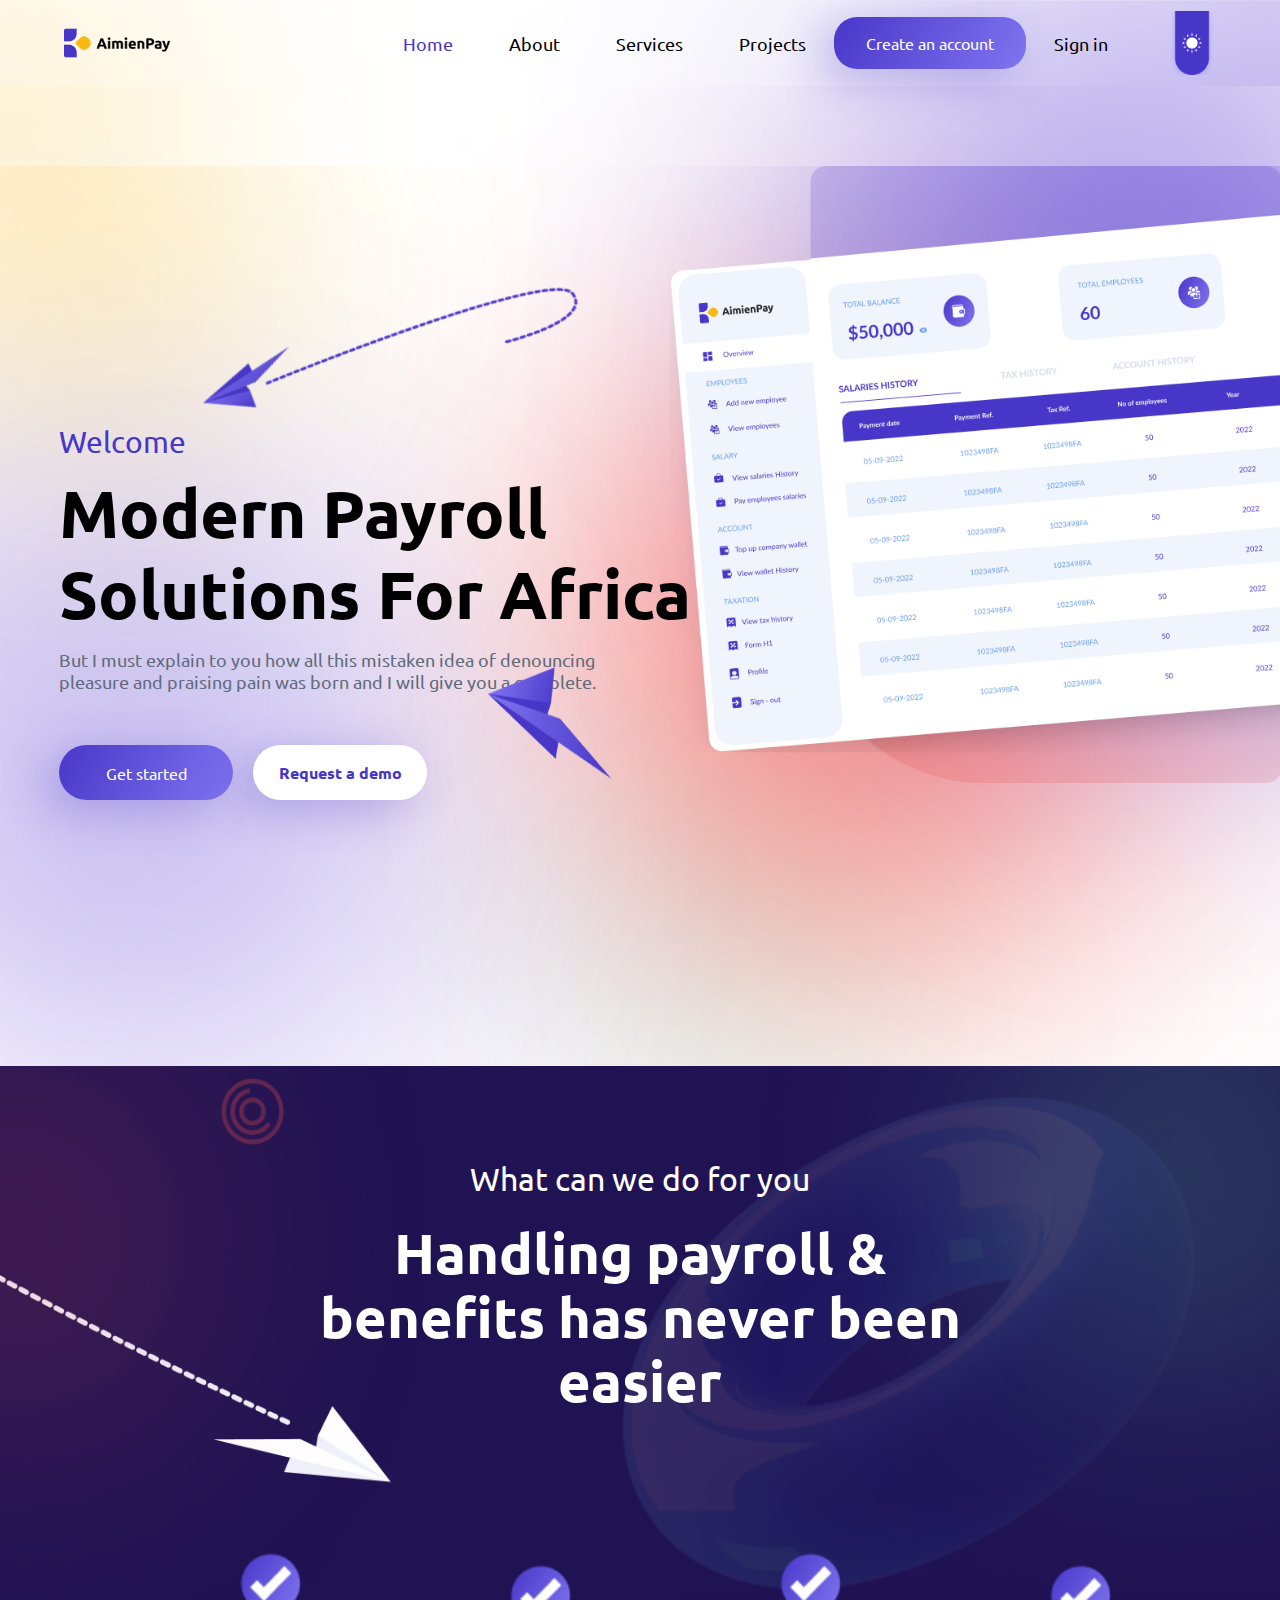
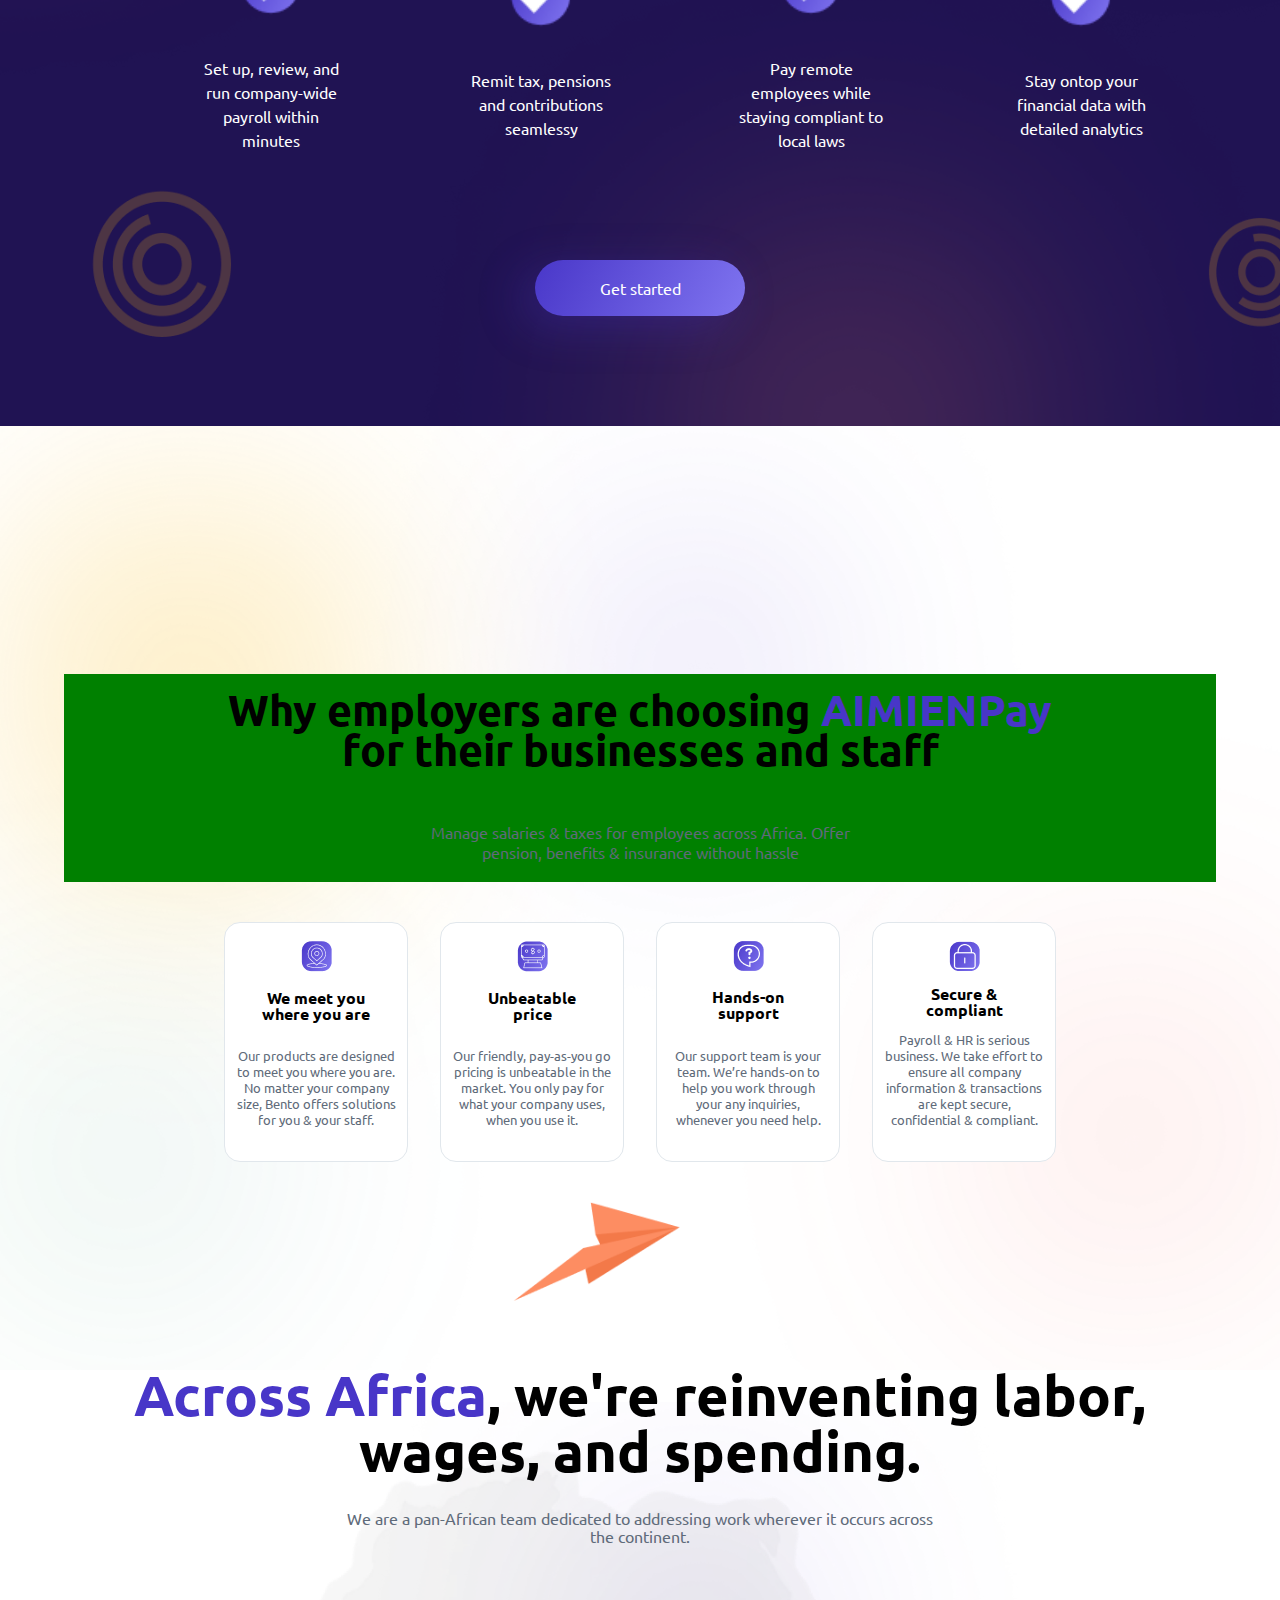
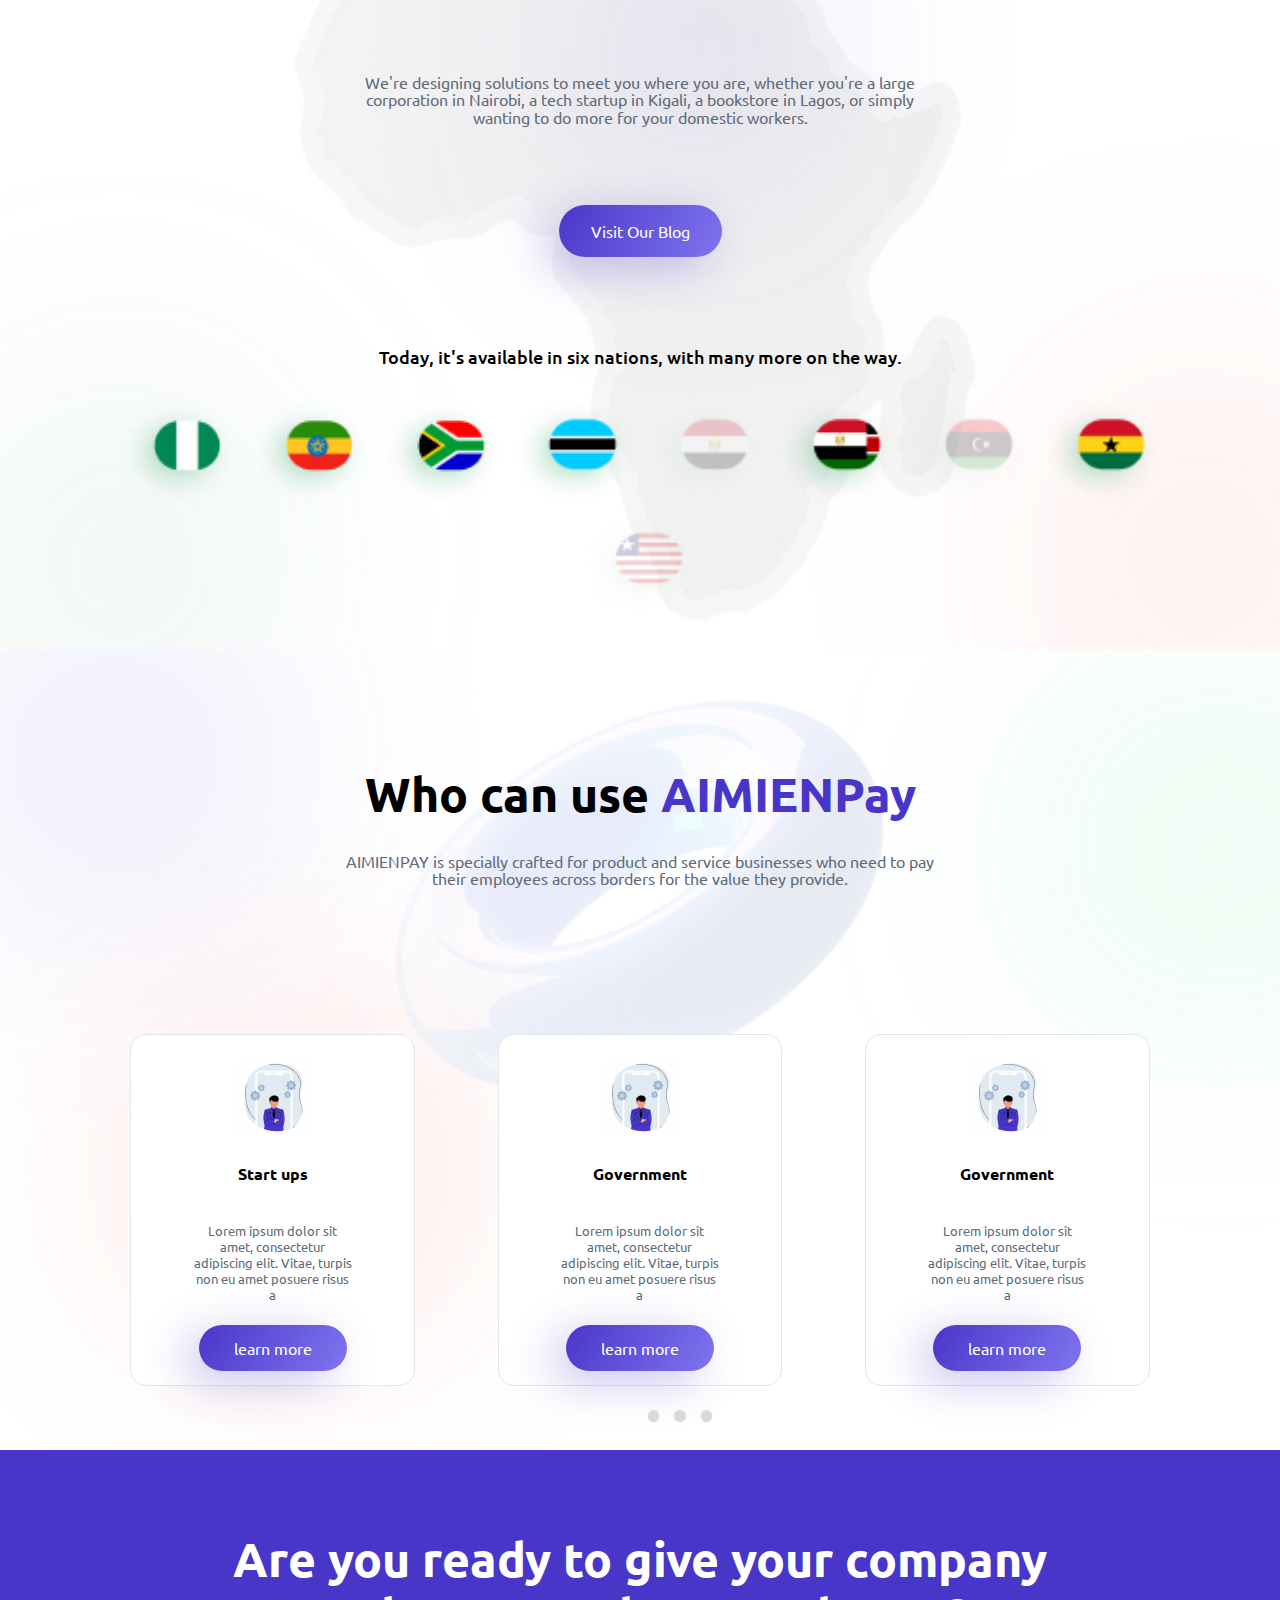
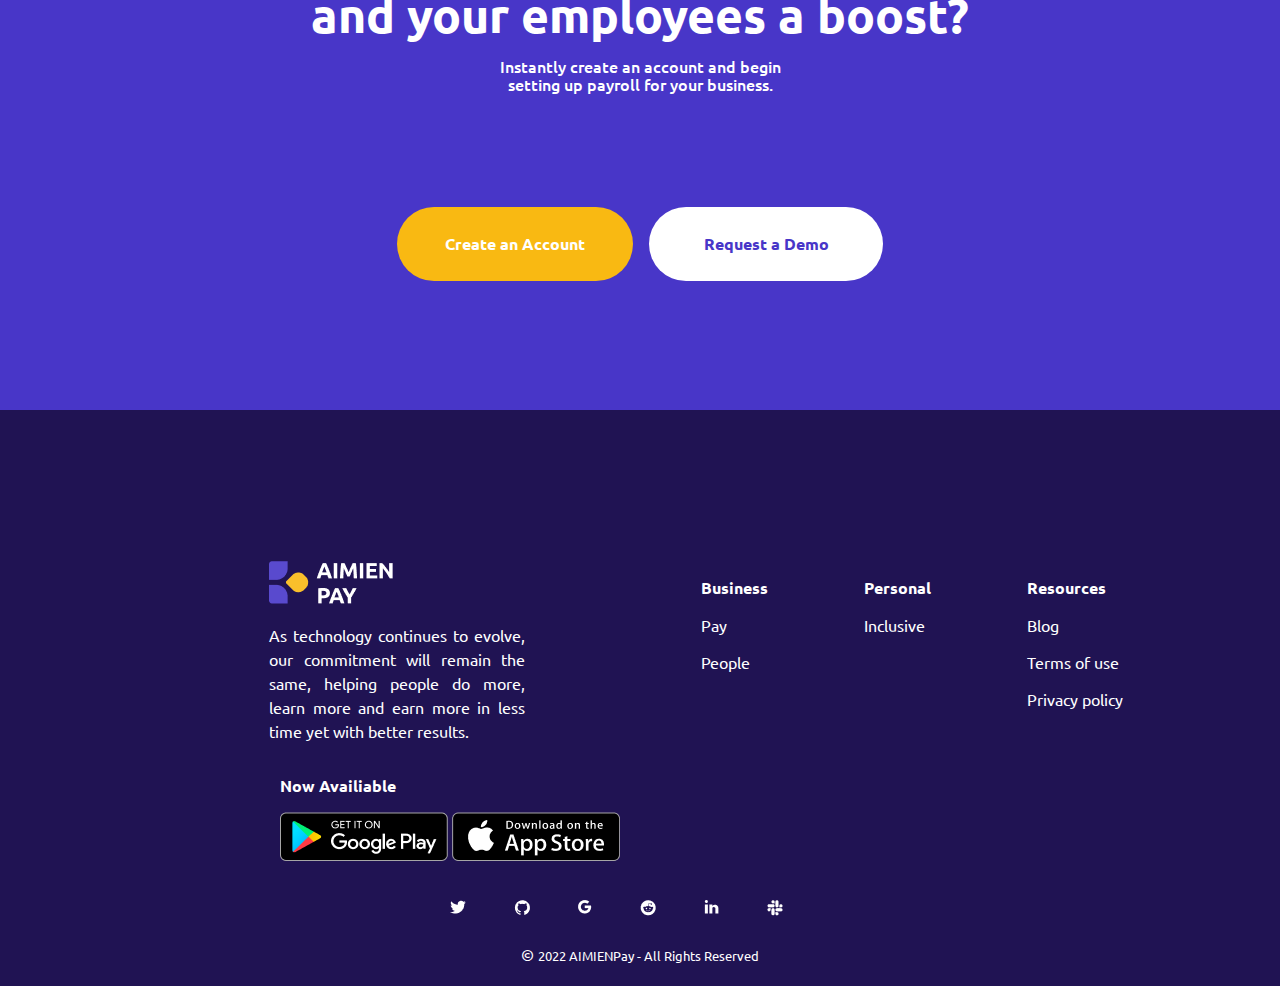
<file: index.html>
<!DOCTYPE html>
<html lang="en">

<head>
  <meta charset="UTF-8" />
  <meta http-equiv="X-UA-Compatible" content="IE=edge" />
  <meta name="viewport" content="width=device-width, initial-scale=1.0" />
  <link rel="shortcut icon" href="favicon.ico" type="image/x-icon" />
  <link rel="stylesheet" href="https://cdn.jsdelivr.net/npm/bootstrap-icons@1.8.1/font/bootstrap-icons.css" />
  <link rel="stylesheet" href="css/style.css" />
  <link rel="stylesheet" href="css/desktop-view.css">
  <link rel="stylesheet" href="css/dark.css">
  <title>AimienPay</title>
</head>

<body>
  <header>

    <div class="container">
      <nav class="mobile-nav"  id="staticnav">

        <div class="logo logo-light" id="logo-image">
          <img src="assets/img/logo.png" alt="AminienPay Logo" />
        </div>
        <div class="logo logo-dark" id="logo-image">
          <img src="assets/img/logo-dark.png" alt="AminienPay Logo" />
        </div>


        <!--  HAMBURGER MENU MOBILE -->

        <div class="hamburger__menu bg-danger">
          <span class="hamburger__lines"  id="menu"></span>
          <span class="bi bi-list"></span>
          <span class="hamburger__lines"></span>
        </div>
        <ul class="row">
          <div class="col-12">
            <span class="bi-x-container">
              <i class="bi bi-x text-white"></i>
              <!-- <span class="hamburger__lines"></span> -->
            </span>

            <div class="list__container">
              <li><a class="text-danger link-active" href="#">Home</a></li>
              <li><a href="#">About</a></li>
              <li><a href="#">Services</a></li>
              <li><a href="#">Projects</a></li>
              <li><a href="#">Sign in</a></li>
            </div>
          
            <a class="create--account" href="#">Create an account</a>
          </div>
        </ul>
        <!-- DARK MODE TOGGLE  -->
      </nav>

      <!--  HAMBURGER MENU MOBILE -->


      <nav class="desktop-nav" id="desktopstaticnav">

        <img src="assets/img/logo.png" class="logo" id="logo-image" alt="AminienPay Logo" />
        <img src="assets/img/logo-dark.png" class="logo logo-dark-desktop" id="logo-image" alt="AminienPay Logo" />



        <!-- <nav> -->
          <ul class="ul-line ul" id="desktopmenu">

            <li><a class="text-danger link-active" href="#">Home</a></li>
            <li><a href="#">About</a></li>
            <li><a href="#">Services</a></li>
            <li><a href="#">Projects</a></li>
            <a class="header--create--account div pointer" href="#">Create an account</a> 
            <li><a href="#">Sign in</a></li>
          </ul>
        <!-- </nav> -->


        
        <!-- <div class="comp" id="toggle-image"> -->


        <img src="assets/img/Component 2.png" class="comp-img comp-img-dark" alt="dark and light mode toggle button"
          title="Change Theme" />
        <img src="assets/img/Component 2.png" class="comp-img comp-img-light" alt="dark and light mode toggle button"
          title="Change Theme" />
        </nav>




      <!-- HERO SECTION TEXT -->
      <div class="hero-text--container">
        <div class="hero--inner--container">
          <div><img src="assets/img/longarrow.png" class="first-arrow" alt="arrow"></div>
          <div class="welcome">
            <div class="hero--welcome--text">
              <h6>Welcome</h6>
            </div>
            <div class="hero--main--text">
              <h2>Modern Payroll Solutions For Africa</h2>
            </div>
            <div class="hero--paragraph paragraph">
              <p>
                But I must explain to you how all this mistaken idea of
                denouncing pleasure and praising pain was born and I will give
                you a complete.
              </p>
            </div>
            <div class="hero--button--container">
              <a type="button" class="get--start--button mobile--button pointer button-hover" id="get-started">Get started
              </a>
              <a type="button" class="mobile--button pointer button-hover" id="demo">Request a demo</a>
            </div>
          </div>
        </div>
        <div class="hero-image-container">
          <img src="assets/img/lonecrane.png" class="lone-crane" alt="arrow">
          <div class="dashboard-img">
            <img src="assets/img/skye-landingpage.png" class="skye-img-mobile" alt="skye landing page image">
          </div>
          <div class="skye-img-container">
            <img src="assets/img/skye-landingpage.png" class="skye-img" alt="skye landing page image">

          </div>
        </div>
      </div>
  </header>



  <main>
    <!-- WHAT CAN WE DO FOR YOU SECTION -->
    <section class="what-can-we-do-for-you-container">
      <article>
      <div class="what-can-we-do-for-you-text">
        <div class="what-first-text">
          <p>What can we do for you</p>
        </div>
        <div class="what-second-text">
          <h3>Handling payroll & benefits has never been easier</h3>
        </div>
      </div>
      <div class="desktop-flex">
        <div class="what-flex">
          <div class="what-stack">
            <div class="check">
              <img src="assets/img/check-mark.png" class="check-image" alt="check image">
            </div>
            <div class="check-text">
              <p class="check-paragraph">Set up, review, and run company-wide payroll within minutes</p>
            </div>
          </div>
          <div class="what-stack">
            <div class="check">
              <img src="assets/img/check-mark.png" class="check-image" alt="check image">
            </div>
            <div class="check-text">
              <p class="check-paragraph">Remit tax, pensions and contributions seamlessy</p>
            </div>
          </div>
          <div class="what-stack">
            <div class="check">
              <img src="assets/img/check-mark.png" class="check-image" alt="check image">
            </div>
            <div class="check-text">
              <p class="check-paragraph">Pay remote employees while staying compliant to local laws</p>
            </div>
          </div>
          <div class="what-stack">
            <div class="check">
              <img src="assets/img/check-mark.png" class="check-image" alt="check image">
            </div>
            <div class="check-text">
              <p class="check-paragraph">Stay ontop your financial data with detailed analytics</p>
            </div>
          </div>
        </div>
        <!-- <div class="what-flex">
         jkq-hejg-tpd
        </div> -->
      </div>
      <div class="what--button--container">
        <a type="button" class="get--start--button what--mobile--button pointer button-hover" id="what-get-started">
          Get started
        </a>
      </div>
    </article>
    </section>

    <!-- WHY EMPLOYERS CHOOSE AMIENPAY -->
    <section class="why-container">
      <article>
      <div class="why-text">
        <h3 class="why-text why-text-h3">Why employers are choosing <span class="coloured-text">AIMIENPay</span> for their
          businesses and staff</h3>
        <p class="why-text why-text-p">Manage salaries & taxes for employees across Africa. Offer pension, benefits &
          insurance without hassle</p>
      </div>


      <div class="desktop-flex2">
        <div class="why-flex">
          <div class="box">
            <div class="icon"><img src="assets/img/location.png" alt=""></div>
            <div class="icon-text1">We meet you where you are</div>
            <div class="icon-text2">Our products are designed to meet you where you are. No matter your company size,
              Bento offers solutions for you & your staff.</div>
          </div>
          <div class="box">
            <div class="icon"><img src="assets/img/arcticons_priceperunit.png" alt=""></div>
            <div class="icon-text1">Unbeatable price</div>
            <div class="icon-text2">Our friendly, pay-as-you go pricing is unbeatable in the market. You only pay for
              what your company uses, when you use it.</div>
          </div>
          <!-- </div> -->
          <!-- <div class="why-flex "> -->
          <div class="box">
            <div class="icon"><img src="assets/img/question.png" alt=""></div>
            <div class="icon-text1">Hands-on support</div>
            <div class="icon-text2">Our support team is your team. We’re hands-on to help you work through your any
              inquiries, whenever you need help.</div>
          </div>
          <div class="box">
            <div class="icon"><img src="assets/img/padlock.png" alt=""></div>
            <div class="icon-text1 loner-text">Secure & compliant</div>
            <div class="icon-text2 loner-text">Payroll & HR is serious business. We take effort to ensure all company
              information & transactions are kept secure, confidential & compliant.</div>
          </div>
        </div>

      </div>
    </article>
    </section>

    <section class="across-africa">
      <article>
      <div class="who-can-text">
        <div class="across-afica-text1">
          <h3>
            <span class="coloured-text">Across Africa</span>, we're reinventing labor, wages, and spending.
          </h3>
        </div>
        <div class="who-can-text-p">
          <p >
            We are a pan-African team dedicated to addressing work wherever it occurs across the continent.
          </p>
        </div>
        <div class="who-can-text-p">
          <p>
            We're designing solutions to meet you where you are, whether you're a large corporation in Nairobi, a tech
            startup in Kigali, a bookstore in Lagos, or simply wanting to do more for your domestic workers.
          </p>
        </div>
      </div>
      <div class="across-afica-button">
        <a type="button" class="across-africa--mobile--button pointer button-hover" id="visit-our-blog">
          Visit Our Blog
        </a>
      </div>
      <div class="flag">
        <p class="flag-text">Today, it's available in six nations, with many more on the way.</p>
        <div class="flags">
          <img src="assets/img/Nigeria (NG).png" class="flag-img" alt="flag image">
          <img src="assets/img/Ethiopia (ET).png" class="flag-img" alt="flag image">
          <img src="assets/img/South Africa (ZA).png" class="flag-img" alt="flag image">
          <img src="assets/img/Botswana (BW).png" class="flag-img" alt="flag image">
          <img src="assets/img/Egypt (EG).png" class="flag-img" alt="flag image">
          <img src="assets/img/Kenya (KE).png" class="flag-img" alt="flag image">
          <img src="assets/img/Libya (LY).png" class="flag-img" alt="flag image">
          <img src="assets/img/Ghana (GH).png" class="flag-img" alt="flag image">
          <img src="assets/img/Liberia (LR).png" class="flag-img" alt="flag image">

        </div>
      </div>
    </article>
  </section>
    <section class="who-can-container">
      <article>
      <div class="who-can-text">
        <h3 class="who-can-text-h3">Who can use <span class="coloured-text">AIMIENPay</span></h3>
        <p class="who-can-text-p">AIMIENPAY is specially crafted for product and service businesses who need to pay
          their employees across borders for the value they provide.</p>
      </div>

      <div class="who-flex">
        <div class="boxx box">
          <div class="icon"><img src="assets/img/Rectangle.png" alt=""></div>
          <div class="icon-text1">Start ups</div>
          <div class="icon-text2">Lorem ipsum dolor sit amet, consectetur adipiscing elit. Vitae, turpis non eu amet
            posuere risus a</div>
            <div><a type="button" class="learn-more-button pointer button-hover" id="visit-our-blog">
              learn more
            </a></div>
        </div>
        <div class="boxx box">
          <div class="icon"><img src="assets/img/Rectangle.png" alt=""></div>
          <div class="icon-text1">Government</div>
          <div class="icon-text2">Lorem ipsum dolor sit amet, consectetur adipiscing elit. Vitae, turpis non eu amet
            posuere risus a</div>
            <div><a type="button" class="learn-more-button pointer button-hover" id="visit-our-blog">
              learn more
            </a></div>
        </div>
        <div class="boxx box">
          <div class="icon"><img src="assets/img/Rectangle.png" alt=""></div>
          <div class="icon-text1">Government</div>
          <div class="icon-text2">Lorem ipsum dolor sit amet, consectetur adipiscing elit. Vitae, turpis non eu amet
            posuere risus a</div>
            <div><a type="button" class="learn-more-button pointer button-hover" id="visit-our-blog">
              learn more
            </a></div>
        </div>
      </div>
      <div class="indi">
          <span class="indication"></span>
          <span class="indication"></span>
          <span class="indication"></span>
          </div>
      
    </article>
    </section>

    <section class="ready-container">
      <article>
      <div class="ready-text">
        <h3 class="ready-text1">Are you ready to give your company and your employees a boost?</h3>
      <p class="ready-text2">Instantly create an account and begin setting up payroll for your business.</p>

      </div>
      <div class="ready--button--container">
        <a type="button" class="create-account-button rbc pointer button-hover2">
          Create an Account
        </a>


        <a type="button" class="demo-button pointer button-hover2">
          Request a Demo
        </a>
      </div>
      </article>
    </section>

  </main>





  <footer>
    <article>

      <div class="footer">
        <div class="d-f">
          <div class="f-t">
            <div class="footer-logo">
              <img src="assets/img/Frame 43587.png" class="footer-logo" alt="logo">
          </div>
          <div class="footer-text">
            <p class="footer-text">As technology continues to evolve, our commitment will remain the same, helping
              people do more, learn more and earn more in less time yet with better results.</p>
            </div>
          </div>
          <div class="footer-flex">
          <div class="business">
            <p class="b">Business</p>
            <p class="alink"><a  href="*">Pay</a></p>
            <p><a class="a" href="*">People</a></p>
          </div>
          <div class="personal">
            <p class="b">Personal</p>
            <p><a class="a" href="*">Inclusive</a></p>
          </div>
          <div class="resources">
            <p class="b">Resources</p>
            <p><a href="*">Blog</a></p>
            <p><a href="*">Terms of use</a></p>
            <p><a href="*">Privacy policy</a></p> 
          </div>
        </div>
      </div>
      <div class="footer-text2">
        <p>Now Availiable</p>
      </div>
      <div class="footer-flex2">
        <div class="play-store">
          <img src="assets/img/Google Play.png" class="pointer play" alt="google play logo">
          <img src="assets/img/App Store.png" class="pointer" alt="app logo">
        </div>
      </div>
      <p class="copyright">&copy; <small>2022 AIMIENPay - All Rights Reserved</small></p>
      <div class="icons">
        <img src="assets/img/twitter.png" class="logo-img pointer" alt="logo image">
        <img src="assets/img/github.png" class="logo-img pointer" alt="logo image">
        <img src="assets/img/google.png" class="logo-img pointer" alt="logo image">
        <img src="assets/img/reddit.png" class="logo-img pointer" alt="logo image">
        <img src="assets/img/linked in.png" class="logo-img pointer" alt="logo image">
        <img src="assets/img/icon.png" class="logo-img pointer" alt="logo image">
      </div>
    </div>

  </div>
</article>
  </footer>
  <!-- JavaScript Bundle with Popper -->
  <script src="js/app.js"></script>
</body>

</html>
</file>
<file: css/style.css>
@import url('https://fonts.googleapis.com/css2?family=Ubuntu&display=swap');

* {
    margin: 0;
    padding: 0;
    box-sizing: border-box;
}


:root {
    --mainFont: "Lato", sans-serif;
    --baseColor: #4836C8;
    --accent: #FDB71A;
    --accentLight: #7C8191;
    --buttonGradient: linear-gradient(118.9deg, #4836C8 -1.67%, #8176F1 102.68%);
    --accentDark: #8176F1;
    --black: #000000;
    --paragraph: #5F6B7A;
    --white: #ffffff;
    --purple: #201353;
    --reversebuttonGradient: linear-gradient(to right, #8176F1 , #4836C8);
    /* --button: #2b5697; */
    /* HOW TO REFRENCE CSS E.G BACKGROUND-COLOR :VAR(--ACCENT)
    background: linear-gradient(89.99deg, rgba(255, 255, 255, 0.2) 67.68%, rgba(238, 23, 75, 0) 91.47%, rgba(72, 54, 200, 0.126) 103.59%)
     */

}

html {
    scroll-behavior: smooth;
}

body {
    min-height: 100vh;
    max-width: 100vw;
    overflow-x: hidden;
    font-family: 'Ubuntu', sans-serif;
}
article{
    width: 90%;
    margin: 0 auto;
}
li {
    list-style: none;
}

a {
    text-decoration: none;
}

.container {
    width: 100%;
    margin: 0 auto;
}


header {
    width: 100%;
    /* background: url(/assets/img/Header\ BAckground.png); */
    background-position: center;
    background-size: cover;
}

.logo img {
    height: 1.875rem;
}

.logo-dark{
    position: absolute;
    left: 1rem;
    visibility: hidden;
    pointer-events: none;
    opacity: 0;
}

.display .logo-dark{
    visibility: visible;
    pointer-events: auto;
    opacity: 1;
}

li>a:hover {
    color: #4836C8;
}
.header--create--account:hover,
.button-hover:hover,
.button-hover2:hover{
    background: var(--reversebuttonGradient);
}


.mobile-nav {
    height: 5.4rem;
    background: linear-gradient(89.99deg, rgba(255, 255, 255, 0.2) 67.68%, rgba(238, 23, 75, 0) 91.47%, rgba(72, 54, 200, 0.126) 103.59%);
    display: flex;
    align-items: center;
    justify-content: space-between;
    position: relative;
    padding: 0 3rem;
    /* background-color: red; */
}

@media screen and (max-width:350px) {}
nav.sticky{
    position: fixed;
    width: 100%;
    top: 0;
    left: 0;
}
nav.desktopsticky{
    position: fixed;
    width: 100%;
    top: 0;
    left: 0; 
    /* background: linear-gradient(89.99deg, rgba(255, 255, 255, 0.959) 67.68%, rgba(238, 23, 77, 0.192) 91.47%, rgba(71, 54, 200, 0.596) 103.59%); */
   
}

.desktop-nav {
    display: none;
}


.hamburger__menu {
    height: 2rem;
    width: 2.5rem;
    display: flex;
    flex-direction: column;
    justify-content: space-evenly;
    cursor: pointer;
}

.hamburger__lines {
    display: block;
    height: 0.1rem;
    width: 1.5rem;
    background-color: var(--black);
}


ul {
    display: none;
    position: fixed;
    /* width: 100%; */
    height: calc(100vh - 0px);
    top: 0;
    right: 0;
    z-index: 100;
    background-color: #ffffff;
    animation: slide 0.7s ease-in-out;
    /* animation: slideOut 0.7s ease-in-out; */

}

@keyframes slide {

    from {
        transform: translateX(80px);
        opacity: 0;
    }

    to {
        transform: translateX(0);
        opacity: 0.5;

    }
}

@keyframes slideOut {

    from {
        transform: translateX(0);
        /* opacity: 0.5; */
    }
    
    to {
        transform: translateX(80px);
        /* opacity: 0; */

    }
}



ul>div {
    position: relative;
    width: 95vw;
    height: 100%;
    /* margin: 1rem auto; */
    background: linear-gradient(89.99deg, rgba(255, 255, 255, 0.2) 67.68%, rgba(104, 71, 71, 0.2) 67.68%, rgba(255, 255, 255, 0.2) 67.68%);
    border-radius: 0.4rem;
    box-shadow: -13.7661px 10.5893px 46px rgba(72, 54, 200, 0.3);

    /* box-shadow: 2px 2px 2px #ccc ; */
    /* background-color: var(--); */

    display: grid;
    align-content: space-around;
    justify-content: center;
}

.list__container {
    height: 17rem;
    width: 25rem;
}

ul * li {
    width: 100%;
    height: 3rem;
    display: flex;
    justify-content: center;
    align-items: center;
    margin: 1.5rem 0;
}

.bi-x-container {
    display: inline-block;
    padding: 1.2rem;
    position: absolute;
    top: 1rem;
    right: 1rem;
    cursor: pointer;
}

.bi-x,
.bi-list {
    font-size: 2rem;
}

li>a {
    text-align: center;
    font-size: 1.125rem;
    line-height: 1.3125rem;
    color: var(--black);
}

li>a:focus {
    color: var(--baseColor);
}

.link-active {
    color: var(--baseColor);
}



.create--account {
    background: var(--buttonGradient);
    box-shadow: -13.7661px 10.5893px 46px rgba(72, 54, 200, 0.3);
    font-size: 1rem;
    line-height: 1.625rem;
    color: var(--white);
    padding: 0.75rem 2rem;
    border-radius: 1.438rem;
    display: flex;
    justify-content: center;
    align-items: center;
    margin: 0 auto;
}

/* HERO TEXT CONTAINER STYLING */

.first-arrow {
    /* max-height: 50%; */
    height:4rem;
    max-width: 60%;
    margin-left: 45px;
    position: relative;
    /* width: 100%; */

}

.hero-text--container {
    background: url(../assets/img/hero.svg);
    height: calc(100vh - 3.75rem);
    padding-left: 1rem;
    width: 100%;
    height: 100%;
}

.hero--inner--container {
    margin: 0 auto;
    padding-top: 4rem;
    height: 100%;
    display: flex;
    flex-direction: column;
    justify-content: center;
    padding: 0 1.7rem;
}

.hero--welcome--text {
    /* width: 8.437rem; */
    height: 2.125rem;
    /* margin-bottom: 0.5rem; */
    width: 100%;
}

.hero--welcome--text h6 {
    font-size: 1rem;
    line-height: 1.19rem;
    font-weight: 400;
    color: var(--baseColor);
    width: 100%;
}

.hero--main--text {
    /* height: 170px; */
    width: 20rem;
    margin-bottom: 1rem;
}

.hero--main--text h2 {
    font-weight: 700;
    font-size: 2.35rem;
    line-height: 2.6875rem;
    color: var(--black);

}

/* .hero--button--container{
width: 532px;
height: 58px;
font-weight: 400;
font-size: 18px;
line-height: 21px;
 } */
.hero--paragraph {
    /* width: 532px; */
    height: 5rem;
    padding-right: 0.5rem;
    margin-bottom: 0.5rem;
}

.hero--paragraph p {
    font-weight: 400;
    font-size: 0.875rem;
    line-height: 1.375rem;
    color: var(--paragraph);

}

/* HERO SECTION BUTTON CONTAINER */
.hero--button--container {
    /* width: 20rem; */
    display: flex;
    flex-direction: column;
    justify-content: space-between;
    align-items: flex-start;
    height: 10rem;
    margin-top: -3.6rem;
    /* margin-top: 1rem; */
}

.mobile--button {
    background: var(--buttonGradient);
    box-shadow: -13.7661px 10.5893px 46px rgba(72, 54, 200, 0.3);
    font-size: 1rem;
    width: 174.15px;
    height: 55.22px;
    text-align: center;
    display: flex;
    justify-content: center;
    align-items: center;    /* line-height: 1.625rem; */
    color: var(--white);
    /* padding: 1rem 0rem; */
    border-radius: 7rem;
    
}
/* .button-hover:hover{
    background: white;
    color: #4836C8;
    border: 3px solid #4836C8;
    transform: scale(1.2, 1.2);
  transition: all 0.3s ease-out;
} */

.button-hover2:hover{
    background: #4836C8;
    color: white;
    border: 3px solid white;
    transform: scale(1, 1);
    transition: all 0.3s ease-out;
}

#demo {
    background: var(--white);
    color: var(--baseColor);
    font-weight: 700;
    
    /* padding: 1.5rem 0!important; */
    margin-top: 0.5rem;
}

#get-started {
    /* padding: 0.75rem 2rem; */
}

/* HERO SECTION IMAGE */

.skye-img {
    display: none;
}

.dashboard-img {
    height: fit-content;
    width: 100%;
}

.skye-img-mobile {
    max-width: 100%;
    height: 100%;
    margin-top: 3rem;
    /* position: fixed; */
}

.lone-crane {
    position: fixed;
    left: 14.5rem;
    /* max-width: 100%; */
    /* height: 30%; */
    height: 5.02rem;
    margin-top: -4rem;
    animation: fly 1s linear infinite;
}

@keyframes fly {
    to{
        transform:translateX(0)
    }
    from{
        transform:translateX(5rem)
    }
}


/* WHAT WE DO SECTION */
.what-can-we-do-for-you-container {
    height: 100%;
    width: 100%;
    background: url(/assets/img/Background.png);
    background-position: top;
    background-repeat: no-repeat;
    background-size: 100% 100%;
    background-color: #201353;
    /* background-color: #F9B912; */
    padding: 5rem 0;
}

.what-can-we-do-for-you-text {
    text-align: center;
    line-height: 2.125rem;
    font-weight: 400;
    margin-top: 0rem;
    color: white;
    padding: 1rem;
    /* height: 100%; */
    margin-top: -2rem;
}

.what-first-text {
    font-size: 1.5rem;

}

.what-second-text {
    font-size: 1.875rem;
}

.what-flex {
    display: flex; 
    flex-direction: column; 
    justify-content: space-between; 
     align-items: center;
    /* flex-wrap: wrap; */
    /* height: fit-content; */
    /* margin-top: 12rem; */
    width: 100%;

}

.what-stack {
    /* display: grid; */
    /* grid-template-columns: 40rem; */
    width: 20rem;
    height: 10rem;
    display: flex;
    flex-direction: column;
    align-items: center;
    justify-content: center;
    margin: 0.5rem 0;
}

.check {
    display: flex;
    justify-content: center;
    align-items: center;
}

.check-text {
    text-align: center;
    margin-top: 1rem;
    /* padding: 1rem; */
    width: 150px;
    color: white;
}

.check-paragraph {
    /* padding-left: 0.5rem; */
}

.what--button--container {
    /* background: #4836C8; */
    display: flex;
    width: 100%;
    justify-content: center;
    align-items: center;
    /* padding-left: 11rem; */
    margin-top: 3rem;
    /* margin-left: 2rem; */
}

.what--mobile--button {
    background: var(--buttonGradient);
    box-shadow: -13.7661px 10.5893px 46px rgba(72, 54, 200, 0.3);
    font-size: 1rem;
    line-height: 1.625rem;
    color: white;
    padding: 1rem 4rem;
    border-radius: 1.9rem;
    padding-left: 4.1rem;
    height: 3.5rem;
    /* width: 10rem; */
    text-align: center;
    display: flex;
    justify-content: center;
    align-items: center;

}

/* WHY EMPLOYERS CHOOSE AMIENPAY */
.why-container {
    height: 120rem;
    width: 100%;
    background: url(/assets/img/Background2.png);
    background-position: top;
    background-repeat: no-repeat;
    background-size: 100% 100%;
    padding-top: 5rem;
    display: flex;
    flex-direction: column;
    align-items: center;
    justify-content: center;

}

.why-text {
    text-align: center;
    /* width: 30rem; */
    width: 100%;


}

.why-text-p {
    height: 170px;
    color: #5F6B7A;
    height: 5rem;
}

.why-text-h3 {
    font-weight: 700;
    font-size: 1.8rem;
    line-height: 2rem;
    margin-bottom: 1rem;
    height: 7rem;

}

.coloured-text {
    color: #4836C8;
}

.why-flex {
    display: flex;
    flex-direction: column;
    justify-content: space-evenly;
    align-items: center;
    height: 80rem;
}


.box {
    /* margin-left: 3rem; */
    display: grid;
    align-items: center;
    justify-content: center;
    width: 70%;
    max-width: 22.2rem;
    /* width: 100%; */
    height: 14rem;
    padding: 1rem 0.5rem;
    background-color: white;
    border-radius: 1rem;
    /* margin-top: -50rem; */
    border: 1px solid #E1E7EC;
}
.indi{
    width: 5em;
    height: 0.7rem;
    display: flex;
    align-items: center;
    justify-content: space-around;
    margin-left: 36rem;
    margin-top: 11.5rem;

    
}
.boxx {
    margin: 1rem;
    width: 15rem;
    height: 30rem;
}
.indication{
    /* position: absolute; */
    display: block;
    width: 0.7rem;
    height: 0.7rem;
    border-radius: 50%;
    background-color: #D9D9D9;
    right: 5rem;
}

.box2 {
    /* margin-left: 3rem; */
    display: grid;
    align-items: center;
    justify-content: center;
    width: 11rem;
    /* width: 100%; */
    height: 13rem;
    padding: 1.5rem;
    background-color: white;
    border-radius: 1rem;
    margin-top: 2rem;
    border: 1px solid #E1E7EC;

}
.box:hover{
    transform: scale(1.05, 1.05);
    cursor: pointer;
    transition: all 0.4s ease-out;
}

.icon {
    display: flex;
    align-items: center;
    justify-content: center;
    margin-bottom: 1rem;
}

.icon-text1 {
    text-align: center;
    font-weight: 700;
    font-size: 1rem;
    line-height: 1rem;
    margin-bottom: 1rem;
    width: 10rem;
}

.icon-text2 {
    text-align: center;
    font-size: 0.8rem;
    line-height: 1rem;
    margin-bottom: 1rem;
    width: 10rem;
    color: #5F6B7A;
}
.learn-more-button {
    background: var(--buttonGradient);
    box-shadow: -13.7661px 10.5893px 46px rgba(72, 54, 200, 0.3);
    font-size: 1rem;
    line-height: 1.625rem;
    color: white;
    padding: 0.8rem 2.2rem;
    border-radius: 1.9rem;
    /* padding-left: 1rem; */
    height: 3.5rem;
    width: 1rem;
}


/* ACROSS AFRICA STYLE */
.across-africa {
    background: url(/assets/img/Background3.png);
    /* height:30rem; */
    /* width: 100%; */
    background-position: top;
    background-repeat: no-repeat;
    background-size: 100% 100%;
    /* height: 25rem; */
    text-align: center;
    background-position-y: 2rem;

}

.across-afica-text1 {
    align-items: center;
    text-align: center;
    font-weight: 700;
    font-size: 1.5rem;
    line-height: 1.5rem;
    /* margin-bottom: 1rem; */
    width: 25rem;
    /* padding-left: 6rem; */
    width: 100%;
}

.across-afica-text2 {
    align-items: center;
    text-align: center;
    font-size: 0.8rem;
    line-height: 1.1rem;
    /* margin-bottom: 1rem; */
    /* width: 27rem; */
    font-weight: 400;
    padding: 1rem;
    color: #5F6B7A;
    width: 100%;

}


.across-africa--mobile--button {
    background: var(--buttonGradient);
    box-shadow: -13.7661px 10.5893px 46px rgba(72, 54, 200, 0.3);
    font-size: 1rem;
    line-height: 1.625rem;
    color: white;
    padding: 1rem 2rem;
    border-radius: 1.9rem;
    /* padding-left: 1rem; */
    height: 3.5rem;
    width: 1rem;
}

.flag {
    margin-top: 5.5rem;
}

.flag-text {
    align-items: center;
    text-align: center;
    font-size: 1.1rem;
    line-height: 1.1rem;
    margin-bottom: 0.9rem;
    /* width: 27rem; */
    font-weight: 500;
    padding: 1rem;
    width: 100%;
}

.flag-img {
    width: 45px;
}
.flag-img:hover{
    transform: scale(1.2, 1.3);
    transition: all 0.4s ease-out;
}


/* WHO CAN STYLE */

.who-can-container {
    background: url(/assets/img/Background4.png);
    /* height:200vh; */
    width: 100%;
    background-position: top;
    background-repeat: no-repeat;
    background-size: 100% 100%;
    height: 74rem;
    text-align: center;
    /* background-position-y: 8rem; */
}
.who-can-text{
    display: flex;
    flex-direction: column;
    align-items: center;
    justify-content: center;
}
.who-can-text-h3 {
    width: 21rem;
    font-size: 2rem;
    /* padding-left: 10rem; */
    padding-top: 4rem;
    width: 100%;
    
}

.who-can-text-p {
    align-items: center;
    text-align: center;
    font-size: 0.8rem;
    line-height: 1.1rem;
    /* margin-bottom: 1rem; */
    width: 27rem;
    font-weight: 400;
    /* padding-right: 1rem; */
    color: #5F6B7A;
    padding-top: 1rem;
    width: 100%;
    margin-bottom: 6rem;
}

.who-flex {

    justify-content: space-evenly;
    display: flex;
    align-items: center;
    /* background-color: orangered; */
    /* flex-direction: column; */
    /* flex-direction: column; */
    height: 50rem;


}

/* ARE YOU READY STYLE */

.ready-container {
    background-color: #4836C8;
    /* margin-top: 16rem; */
    height: 35rem;
    width: 100%;
    display: block;
    align-items: center;

}

.desktop-flex {
    display: flex;
    justify-content: center;
    align-items: center;
}
.ready-text{
    display: flex;
    flex-direction: column;
    align-items: center;
    justify-content: center;
}

.ready-text1 {
    /* width: 100%; */
    align-items: center;
    text-align: center;
    font-weight: 700;
    font-size: 2rem;
    /* line-height: 2rem; */
    /* margin-bottom: 2rem; */
    /* width: 28rem; */
    /* padding-left: 1rem; */
    padding-top: 5rem;
    color: white;
}

.ready-text2 {
    align-items: center;
    text-align: center;
    font-size: 1.1rem;
    line-height: 1.1rem;
    margin-bottom: 0.9rem;
    width: 30rem;
    font-weight: 500;
    /* padding-left: 1rem; */
    color: white;
    width: 100%;
}

/* .create--account {
    background: var(--buttonGradient);
    box-shadow:-13.7661px 10.5893px 46px rgba(39, 35, 73, 0.3) ;
    font-size: 1rem;
     line-height: 1.625rem;
     color: white;
     padding: 1rem 2rem;
     border-radius:1.9rem;
     padding-left: 1rem;
     height: 3.5rem;
     width: 1rem;
} */

.ready--button--container {
    display: flex;
    justify-content: space-around;
    align-items: center;
    flex-direction: column;
    margin-top: 5rem;
    

}

.create-account-button {
    background: #F9B912;
    font-size: 1rem;
    line-height: 1.625rem;
    color: white;
    padding: 1.5rem 3rem;
    border-radius: 4rem;
    font-weight: 700;
    /* margin-bottom: 1rem; */



}

.demo-button {
    background: white;
    font-size: 1rem;
    line-height: 1.625rem;
    color: #4836C8;
    font-weight: 700;
    padding: 1.5rem 3.4rem;
    border-radius: 4rem;
    margin-top: 2rem;
    /* width: 100%; */
}

.pointer {
    cursor: pointer;
}

/* FOOTER STYLE */
.footer {
    background-color: #201353;
    /* padding-left: 2rem; */
    padding-top: 3rem;
    height: 45rem;
}
footer {
    background-color: #201353;
    
}

.d-f {
    padding-left: 2rem;
}

.footer-text {
    width: 18rem;
    color: white;
    padding-top: 0.5rem;

}

.b {
    font-weight: 700;
}

.footer-flex {
    color: white;
    padding-right: 5rem;
    padding-left: 0;
    padding-top: 3rem;
    display: flex;
    justify-content: space-between;
    line-height: 2.3rem;
    font-weight: 400;
}

.footer-text2 {
    text-align: center;
    font-weight: 700;
    color: white;
    padding-top: 2rem;
    font-size: 1rem;
}

.footer-flex2 {
    padding-top: 1rem;
    display: flex;
    justify-content: space-around;
}
p>a{
    color: white
}
p>a:hover{
    color: rgba(218, 216, 216, 0.322)
}


.copyright {
    padding-top: 5rem;
    text-align: center;
    color: white;
}
.logo-img:hover{
    transform: scale(1.1, 1.1);
    transition: all 0.3s ease-out;
}

.icons {
    padding-top: 1rem;
    display: flex;
    justify-content: space-around;
    /* margin-right: 1rem; */
}

@media screen and (max-width:375px) {

    .first-arrow {
        padding-top: -35rem;
        height: 50vw;
        width: 50%;
        margin-left: 100px;

    }

    .hero-text--container {
        /* height: 100%; */
    }

    .lone-crane {
        /* width: 8rem; */
        height: 9rem;
        padding-top: 2rem;
        padding-right: 1rem;
    }

   

    .what-can-we-do-for-you-container {
        /* margin-top: 2rem; */
        height: 50rem;
    }

    .what--button--container {
        /* padding-left: 7rem;
        width: 20rem; */
    }

    .why-text {
        text-align: center;
        /* width: 23rem; */
        padding: 1rem;
        height: 20rem;
        margin-top: -5rem;
    }

    .why-text-h3 {
        /* padding: 1rem; */
    }

    .why-flex {
        display: flex;
        flex-direction: column;
        justify-content: space-evenly;
        align-items: center;

    }

    .why-container {
        height: 120rem;
        width: 100%;
        background-position: bottom;
    }

    .across-afica-text1 {
        /* width: 22rem;
        padding-left: 1rem; */
        padding: 1rem;
    }

    .across-afica-text2 {
        padding: 1rem;
    }

    .flag-text {
        /* padding-left: 4rem;
        width: 20rem; */
        padding: 1rem;
    }
    .who-can-text{
        display: flex;
        flex-direction: column;
        align-items: center;
        justify-content: center;
    }
    .who-can-text-h3 {
        /* width: 22rem; */
        padding: 1rem;
    }

    .who-can-text-p {
        /* width: 21rem; */
        padding: 1rem;
    }

    .who-flex {
        justify-content: space-evenly;
        /* display: flex; */
        align-items: center;
        flex-direction: column;
        height: rem;
    }

    .ready-container {
        /* margin-top: 38rem; */
        width: 100%;
        height: 35rem;

    }

    .ready-text1 {
        width: 20rem;
        /* padding-left: 2rem; */
        line-height: 2rem;
        padding: 1rem;
    }

    .ready-text2 {
        /* width: 21rem; */
        /* padding-left: 2rem; */
        line-height: 2rem;
        padding: 1rem;
    }

    .ready--button--container {
        margin-top: 2rem;
        /* margin-left: 5.5rem; */
        /* width: 100%; */

    }

    .ready--button--container2 {
        margin-top: 5rem;
        /* margin-left: 5.5rem; */
        /* width: 100% */
    }

    .footer-flex {
        padding-right: 1rem;
    }

    .footer-flex2 {
        /* padding-right: 2rem; */
    }

    /* .footer-flex  */
 
    /* width: 532px; */
    .hero--paragraph {
        height: 5rem;
        padding-right: 0.5rem;
        margin-bottom: 2.5rem;

    }

    .hero--paragraph p {
        line-height: 1.5125rem;

    }

    .hero-image-container {
        padding-top: -10rem;
        max-width: 100%;
        max-height: 100%;
    }









}


@media screen and (max-width:790px) {
    .desktop-nav {
        display: none;
    }

    .hero--main--text h2 {
        /* font-weight: 700; */
        font-size: 2.413rem;
        line-height: 2.625rem;
        /* text-align: center; */
    }

    .mobile--button {
        font-size: 0.9rem;
        margin: 0 0.25rem;
    }

    .who-flex {
        justify-content: space-evenly;
        display: flex;
        align-items: center;
        flex-direction: column;
        height: 58rem;
    }
    .who-can-text{
        display: flex;
        flex-direction: column;
        align-items: center;
        justify-content: center;
    }
    .hero--paragraph {
        height: 5rem;
        padding: 0 0.2rem;
        margin-bottom: 4rem;

    }

    .hero--paragraph p {
        /* text-align: center; */
    }

    .hero--button--container {
        justify-content: flex-start;

    }
}

@media screen and (max-width:350px) {
    .footer-flex2 {
        /* margin: 1rem; */
        margin-top: 2rem;
        display: flex;
        flex-direction: column;
        justify-content: space-around;
        align-items: center;
        /* margin: 2rem; */
    }

    .copyright {
        padding-top: 3rem;
    }
}

@media screen and (max-width:318px) {
    .lone-crane {
        margin-left: -2rem;
    }

    .hero--button--container {
        display: flex;
        flex-direction: column;
        justify-content: space-between;
        align-items: start;
        width: 15rem;
    }

    .mobile--button {
        margin: 0.5rem;
    }

    #get-started {
        /* padding: 0.8rem 3.1rem; */
    }
}

@media screen and (max-width:326px) {
    .footer-text {
        width: 15rem;
    }

    .hero--button--container {
        display: flex;
        flex-direction: column;
        justify-content: flex-start;
        align-items: flex-start;
        width: 18rem;


    }

    #get-started {
        padding: 0.75rem 3.1rem;
        margin-bottom: 0.5rem;
    }

    .icons {
        /* margin-right: 1rem; */
    }

    .demo-button {
        padding: 1rem 3rem;
    }

    .create-account-button {
        padding: 1rem 2.5rem;
    }

    .lone-crane {
        margin-left: -4rem;
    }

    .what-can-we-do-for-you-container {
        height: 53rem;
    }

    .desktop-flex {
        display: flex;
        flex-direction: column;
        justify-content: space-evenly;
        align-items: center;
        height: 30rem;
    }

    .what-flex {
        display: flex;
        flex-direction: column;
        justify-content: space-evenly;
        align-items: center;
        height: 18rem;
        margin-top: 0;
        /* width: 100%; */
    }
}

@media screen and (max-width:268px) {

    /* #get-started {
    padding: 1rem 3rem;
    margin-top: -2rem;
} */
    .what-can-we-do-for-you-container {
        height: 59rem;
    }

    .why-text-h3 {
        /* padding: 0.1rem; */
        height: 10rem;
    }

    .why-text-p {
        /* padding: 0.1rem; */
        height: 7rem;
    }

    .footer-text {
        width: 14rem;
    }

    .d-f {
        padding-left: 1rem;
    }

    .lone-crane {
        margin-left: -6rem;
    }

    .footer {
        height: 46rem;
    }

    .icons {
        margin-right: 0rem;
    }
}

@media screen and (max-width:268px) {
    .hero--button--container {
        width: 10rem;
    }

    #get-started {
        padding: 0.4rem 2rem;
    }

    .mobile--button {
        padding: 0.4rem 0.9rem;
    }
}

@media screen and (max-width:236px) {
    /* .hero--button--container {
        width: 10rem;
    }
    #get-started {
        padding: 0.4rem 2rem;
    }
    .mobile--button {
        padding: 0.4rem 0.9rem;
    } */

    .footer {
        height: 48rem;
    }

    .footer-text {
        width: 12rem;
    }
}

@media screen and (max-width: 222px) {
    .why-text-h3 {
        /* padding: 0.1rem; */
        height: 16rem;
    }

    .footer {
        height: 53rem;
    }

    .lone-crane {
        margin-left: -8rem;
    }

    .footer-logo {
        width: 10rem;
    }

    .who-flex {
        justify-content: space-evenly;
        display: flex;
        align-items: center;
        flex-direction: column;
        height: 0rem;
    }
}
</file>
<file: css/desktop-view.css>
@media screen and (min-width:790px) {

    .mobile-nav {
        display: none;
    }

    .logo {

        height: 1.875rem;
        margin-right: auto;
        /* padding-left: 2rem; */
    }

    .logo-dark-desktop {
        position: absolute;
        left: 0;
        visibility: hidden;
        pointer-events: none;
        opacity: 0;
    }

    .display .logo-dark-desktop,
    .display .comp-img-dark {
        visibility: visible;
        pointer-events: auto;
        opacity: 1;
    }

    .comp {
        height: 1rem;
        background: transparent;
    }

    .comp-img {
        cursor: pointer;
        height: 4rem;
        margin-left: 2rem;
        /* margin-right: 1rem; */
    }

    .comp-img-dark {
        position: absolute;
        visibility: hidden;
        pointer-events: none;
        opacity: 0;

    }

    .header--create--account {
        background: var(--buttonGradient);
        box-shadow: -13.7661px 10.5893px 46px rgba(72, 54, 200, 0.3);
        color: var(--white);
        padding: 1rem 2rem;
        border-radius: 1.438rem;

    }

    .desktop-nav {
        display: flex;
        height: 5.4rem;
        background: linear-gradient(89.99deg, rgba(255, 255, 255, 0.2) 67.68%, rgba(238, 23, 75, 0) 91.47%, rgba(72, 54, 200, 0.126) 103.59%);
        align-items: center;
        justify-content: flex-end;
        padding: 0 4rem;
        z-index: 1;
    }

    .ul-line {
        display: contents;
        justify-content: space-evenly;
        align-items: center;
        position: absolute;
        background-color: transparent;

    }


    li {
        list-style: none;
        display: inline-block;
        padding: 0 20px;
        
    }

    li>a {
        text-align: center;
        font-size: 1.125rem;
        line-height: 1.3125rem;
        color: var(--black);
        margin: 0.5rem;
    }
    
    

    .create--account {
        background: var(--buttonGradient);
        box-shadow: -13.7661px 10.5893px 46px rgba(72, 54, 200, 0.3);
        font-size: 1rem;
        line-height: 1.625rem;
        height: 2.5rem;
        color: var(--white);
        padding: 0.75rem 1rem;
        border-radius: 2.5rem;
        display: flex;
        justify-content: center;
        align-items: center;
        margin-left: 1rem;
        color: white;
        width: 11rem;
    }
    

    .hero-text--container {
        display: flex;
        padding-left: 3.7rem;
        margin-top: 5rem;
    }

    .hero--inner--container {
        margin: 0 auto;
        /* padding-top: 4rem; */
        height: 100vh;
        width: 50%;
        display: block;
        flex-direction: column;
        justify-content: center;
        padding: 0 1.7rem;
    }


    .welcome {
        height: 100%;
        display: flex;
        flex-direction: column;
        justify-content: center;
        margin-left: -1.7rem;
        width: 100%;
    }
    .hero--welcome--text {
        /* width: 8.437rem; */
        height: 1.5rem;
        /* margin-bottom: 0.5rem; */
        width: 100%;
    }
    .hero--welcome--text h6 {
        font-size: 1.88rem;
    }
    

    .first-arrow {
        position: absolute;
        height: 30%;
        width: 30%;
        transform: rotate(25deg);
        margin-left: 7rem;
        margin-top: 3rem;
    
    }

    .hero--main--text {
        height: fit-content;
        width: 70%;
        min-width: 40rem;
        margin-bottom: 0.5rem;
        margin: 1rem 0;
    }

    .hero--main--text h2 {
        font-weight: 700;
        font-size: 4.2rem;
        line-height: 5.03rem;
        color: var(--black);

    }

    .hero--paragraph {
        width: 550px;
        height:5rem;
        padding-right: 0.5rem;
        /* margin-top: 3rem; */
    }
    .hero--paragraph p {
        font-size: 1.125rem;
    }

    
    .hero--button--container {
        flex-direction: row;
        align-items: center;
        justify-content: space-between;
        margin-top: 0.5rem;
        height: fit-content;
        /* width: 50%; */
        max-width: 23rem;
    }
    #demo {
        margin-top: 0;
    }
    .lone-crane {
        position: absolute;
        left: 16rem;
        width: 10%;
        height: 23%;
        margin-left:14.5rem;
        margin-top: 29rem;
    }

    .skye-img-mobile {
        display: none;
    }

    .skye-img {
        width: 100%;
        display: block;
    }

    header {
        /* height: 54rem; */
        width: 100%;
        background: url(/assets/img/Header\ BAckground.png);
        background-position: center;
        background-size: cover;
    }

  

    .what-can-we-do-for-you-container {
        height: 60rem;
       background-color: #201353;
    }

    .what-can-we-do-for-you-text {
        text-align: center;
        font-weight: 400;
        margin-top: 0rem;
        color: white; 
        display: flex;
        flex-direction: column;
        align-items: center;
        justify-content: center;
    }

    .what-first-text {
        font-size: 2rem;
        margin-bottom: 1.5rem;
    }

    .what-second-text {
        font-size: 3rem;
        width: 43rem;
        display: flex;
        align-items: center;
        justify-content: center;
        /* text-align: center; */
        /* padding-left: 20rem; */
        line-height:4rem;
    }

    .desktop-flex {
        display: flex;
        align-items: center;
        margin-top: -5rem;
        margin-left: 4.5rem;
        /* width: 100%; */
    }
    .what-flex {
        display: flex;
        flex-direction: row;
        justify-content: space-around;
        align-items: center;
        height: 18rem;
        margin-top: 10rem;
        width: 100%;
    
    }

    .what-flex2 {
        margin-top: 18rem;
    }

    .what-stack {
        /* padding-left: 8rem; */
        width: 20rem;
        height: fit-content;
        display: flex;
        flex-direction: column;
        align-items: center;
        padding: 1rem;
    }

    .check-image {
        width: 4rem;
        height: 4rem;
    }

    .check-paragraph {
        margin-top: 1.5rem;
        width: 100%;
        line-height: 1.5rem;

    }

    .what--button--container {
        /* padding-left: 37rem; */
        margin-top: 4rem;
    }

    .why-container {
        height: 59rem;
    }
    .why-text{
        display: flex;
        flex-direction: column;
        align-items: center;
        justify-content: center;
        background-color: green;
    }

    .why-text-p {
        padding: 1rem;
        width: 32rem;
        
        /* background-color: palevioletred;
        display: flex;
        align-items: center;
        justify-content: center; */
    }

    .why-text-h3 {
        padding: 1rem;
        width: 54rem;
        display: inline;
        /* margin-bottom: -0.5rem; */
        font-size: 2.7rem;
        line-height: 2.5rem;

    }

    .why-flex {
        display: flex;
        flex-direction: inherit;
        justify-content: space-between;
        align-items: center;
        width: 54rem;
        height: 18rem;
    }

    .box {
        margin: 1rem;
        width: 17.8rem;
        height: 15rem;
    }
    .boxx {
        margin: 1rem;
        width: 17.8rem;
        height: 22rem;
    }

    .box2 {
        width: 11rem;
        height: 15rem;
    }
    .demo-button {
        
        margin-top: -0rem;
        /* width: 100%; */
    }

    .desktop-flex2 {
        display: flex;
        align-items: center;
        height: 20rem;
        justify-content: center;
        width: 100%;
    }

    .icon-text1 {
        width: 8.5rem;
        padding-left: 1.5rem;
    }

    .icon-text2 {
        margin-top: 0.5rem;
        width: 10rem;
    }

    .loner-text {
        margin-top: -0.3rem;
    }


    .across-africa {
         
        height: 55rem;
    }
    .across-afica-text{
        display: flex;
        flex-direction: column;
        align-items: center;
        justify-content: center;
        width: 100%;
    }

    .across-afica-text1 {
        padding-top: 11rem;
        font-size: 3rem;
        line-height: 3.5rem;
        padding: 1rem;
        /* width: 55rem; */

    }

    .across-afica-text2 {
        /* padding: 1rem; */
        font-size: 1rem;
        width: 100%;
        display: flex;
        flex-direction: column;
        align-items: center;
        justify-content: end;

    }

    .across-africa--mobile--button {
        /* margin-left: -2.8rem; */
    }

    .flag-text {
        padding: 1rem;
    }

    .flag-img {
        width: 8rem;
        height: 100%;
    }

    .who-can-container {
        height: 50rem;
        width: 100vw;
        
    }

    .who-can-text{
        display: flex;
        flex-direction: column;
        align-items: center;
        justify-content: center;
        height: 28rem;
    }
    .who-can-text-h3 {
        padding-top: 8rem;
        font-size: 3rem;
        line-height: 3.5rem;
        padding: 1rem;
    }

    .who-can-text-p {
        padding: 1rem;
        font-size: 1rem;
        width: 40rem;
    }

    .who-flex {
        margin-top: 6rem;
        justify-content: space-evenly;
        display: flex;
        align-items: center;
        height: 2rem;
    }

    .ready-container {
        /* margin-top: -36rem; */
        height: 35rem;
    }
    .ready-text{
        display: flex;
        flex-direction: column;
        align-items: center;
        justify-content: center;
    }

    .ready-text1 {
        padding-top: 5rem;
        font-size: 3rem;
        line-height: 3.5rem;
        /* padding: 1rem; */
        width: 53rem;
        /* padding-left: 11rem; */
    }

    .ready-text2 {
        padding: 1rem;
        font-size: 1rem;
        width: 22rem;
    }

    .ready--button--container {

        margin-top: 5rem;
        display: flex;
        flex-direction: row;
        justify-content: center;
        display: flex;
        align-items: center;
        height: 5rem;

    }
    .rbc{
        margin-right: 1rem;
    }

    .ready--button--container2 {
        margin-top: 8rem;
        margin-left: 1rem;
    }


    .footer {
        height: 36rem;
        display: flex;
        flex-direction: column;
        align-items: center;
        justify-content: center;
    }

    .footer-logo {
        margin-left: 5rem;
        margin-top: 1rem;
    }

    .footer-text {
        /* width: 21rem; */
        padding-top: 0.5rem;
        padding-left: 5rem;
        text-align: justify;
        width: 21rem;
        line-height: 1.5rem;
    }

    .d-f {
        display: flex;
        align-items: center;
    }

    .b {
        font-weight: 700;
    }

    .footer-flex {
        margin-left: 10rem;

    }

    .business {
        padding-left: 6rem;
        margin-top: -2rem;
    }

    .personal {
        padding-left: 6rem;
        margin-top: -2rem;
    }

    .resources {
        padding-left: 6rem;
        margin-top: -2rem;
    }

    .footer-text2 p{
        text-align: start;
        /* padding-top: 2rem; */
        margin-left: -22.5rem;
    }

    .footer-flex2 {
        display: flex;
        flex-direction: row;
        justify-content: flex-start;
        padding-top: 1rem;
        display: inline block;
        width: 40rem;
        margin-left: -5rem;
    }
    .play-store{
        /* background-color: beige; */
    }

    .play {
        margin: 0rem;
        /* width: 7rem; */
    }

    .play2 {
        /* margin-right: 51.5rem; */
        /* width: 7rem; */
    }

    .copyright {
        /* margin-bottom: 1rem; */
        font-weight: 400;
        /* margin-top: 2rem; */
        
    }

    .icons {
        /* flex-direction: row; */
        justify-content: center;
        display: flex;
        align-items: flex-start;
        margin-top: -5rem;
        
    }
    
    .logo-img {
        margin-right: 3rem;
    }


    @media screen and (max-width: 877px) {

        /* ul {
        margin-left: 12rem;
    } 
    li > a {
        margin-left: 0.2rem;
    } */
        .footer-flex {
            margin-left: -2rem;
        }

    }

    @media screen and (max-width: 833px) {

        .box {
            margin: 1rem;
            width: 10rem;
            height: 15rem;
        }

        .icon-text2 {
            /* margin-top: 0.5rem; */
            width: 10rem;
            padding: 0.5rem;
        }
    }
    @media screen and (max-width: 833px) {

        .ready-text1 {
            
            width: 45rem;
           
        }
        .why-text-h3{
            width: 45rem;
        }
        .ready--button--container{
            margin-top: 1rem;
        }
    }
    @media screen and (max-width: 988px) {

        .footer-flex {
            
           margin-left: 5rem;
           
        }
        .footer-text{
            padding-left: 5.7rem;
        }
        .footer-logo{
            margin-left: 5.7rem;
            margin-top: 0.1rem;
        }
        .business{
            padding-left: 1rem;
        }
        .f-t{
            width: 20rem;
            margin-left: -5rem;
        }
    }
    @media screen and (max-width: 906px) {

        .footer-flex {
            
           margin-left: -1rem;
           
        }
        .footer-text{
            padding-left: 4.5rem;
        }
        .footer-logo{
            margin-left: 4.5rem;
            margin-top: 0.1rem;
        }
        .business{
            padding-left: 1rem;
        }
        .f-t{
            width: 20rem;
            margin-left: -5rem;
        }
    }
    @media screen and (max-width: 1054px) {

        .footer-flex {
            
           margin-left: 5rem;
           
        }
        .footer-text{
            padding-left: 5.7rem;
        }
        .footer-logo{
            margin-left: 5.7rem;
            margin-top: 0.1rem;
        }
        .business{
            padding-left: 1rem;
        }
        .f-t{
            width: 20rem;
            margin-left: -5rem;
        }
    }
    @media screen and (max-width: 978px) {

        .footer-flex {
            
           margin-left: 4.3rem;
           
        }
        .footer-text{
            padding-left: 5.7rem;
        }
        .footer-logo{
            margin-left: 5.7rem;
            margin-top: 0.1rem;
        }
        .business{
            padding-left: 1rem;
        }
        .f-t{
            width: 20rem;
            margin-left: -5rem;
        }
    }
    @media screen and (max-width: 1044px) {

        .footer-flex {
            
           margin-left: 9rem;
           
        }
        .footer-text{
            padding-left: 3.4rem;
        }
        .footer-logo{
            margin-left: 3.5rem;
            margin-top: 0.1rem;
        }
        .business{
            padding-left: 1rem;
        }
        .f-t{
            width: 20rem;
            margin-left: -5rem;
        }
        .footer-text2 p {
            margin-left: -24.7rem;
        }
        .footer-flex2{
            margin-left: -9.3rem;
        }
    }
    @media (min-width: 787px) and (max-width: 918px){
        .footer{
            /* background-color: rgb(4, 93, 170); */
        }
        .footer-flex {
            margin-left: 1rem;
        }
        .footer-text2 p {
            margin-left: -23.5rem;
        }
        .footer-flex2{
            margin-left: -7rem;
        }
        .footer-text {
            padding-left: 2rem;
            width: 15rem;
        }
        .footer-logo{
            /* padding-left: 0rem;
            background-color: blue; */
        }
    }
    }
</file>
<file: css/dark.css>
.dark .hero-text--container,
.dark .why-container,
.dark .across-africa,
.dark .who-can-container {
  background-color: rgba(44, 45, 49, 1);
}

.dark ul {
  background-color: rgb(44, 45, 49, 1);
}

.dark .hero--main--text h2,
.dark .hero--paragraph p,
.dark .why-text-h3,
.dark .why-text-p,
.dark .across-afica-text1,
.dark .across-afica-text2,
.dark .flag-text,
.dark .who-can-text-h3,
.dark li > a {
  color: rgba(255, 255, 255, 1);
}

.dark .mobile-nav,
.dark .desktop-nav {
  background-color: #56575b !important;
}

.dark li > a:focus {
  color: var(--baseColor);
}

/* WHY EMPLOYERS CHOOSE AMIENPAY */
.dark .box {
  background-color: rgba(44, 45, 49, 1);
  border: 1px solid rgba(57, 58, 63, 1);
}

.dark .icon-text1 {
  color: rgba(219, 219, 219, 1);
}

.dark .icon-text2 {
  color: rgba(225, 231, 236, 1);
}

.dark .who-can-text-p {
  color: rgba(238, 241, 251, 1);
}
</file>
